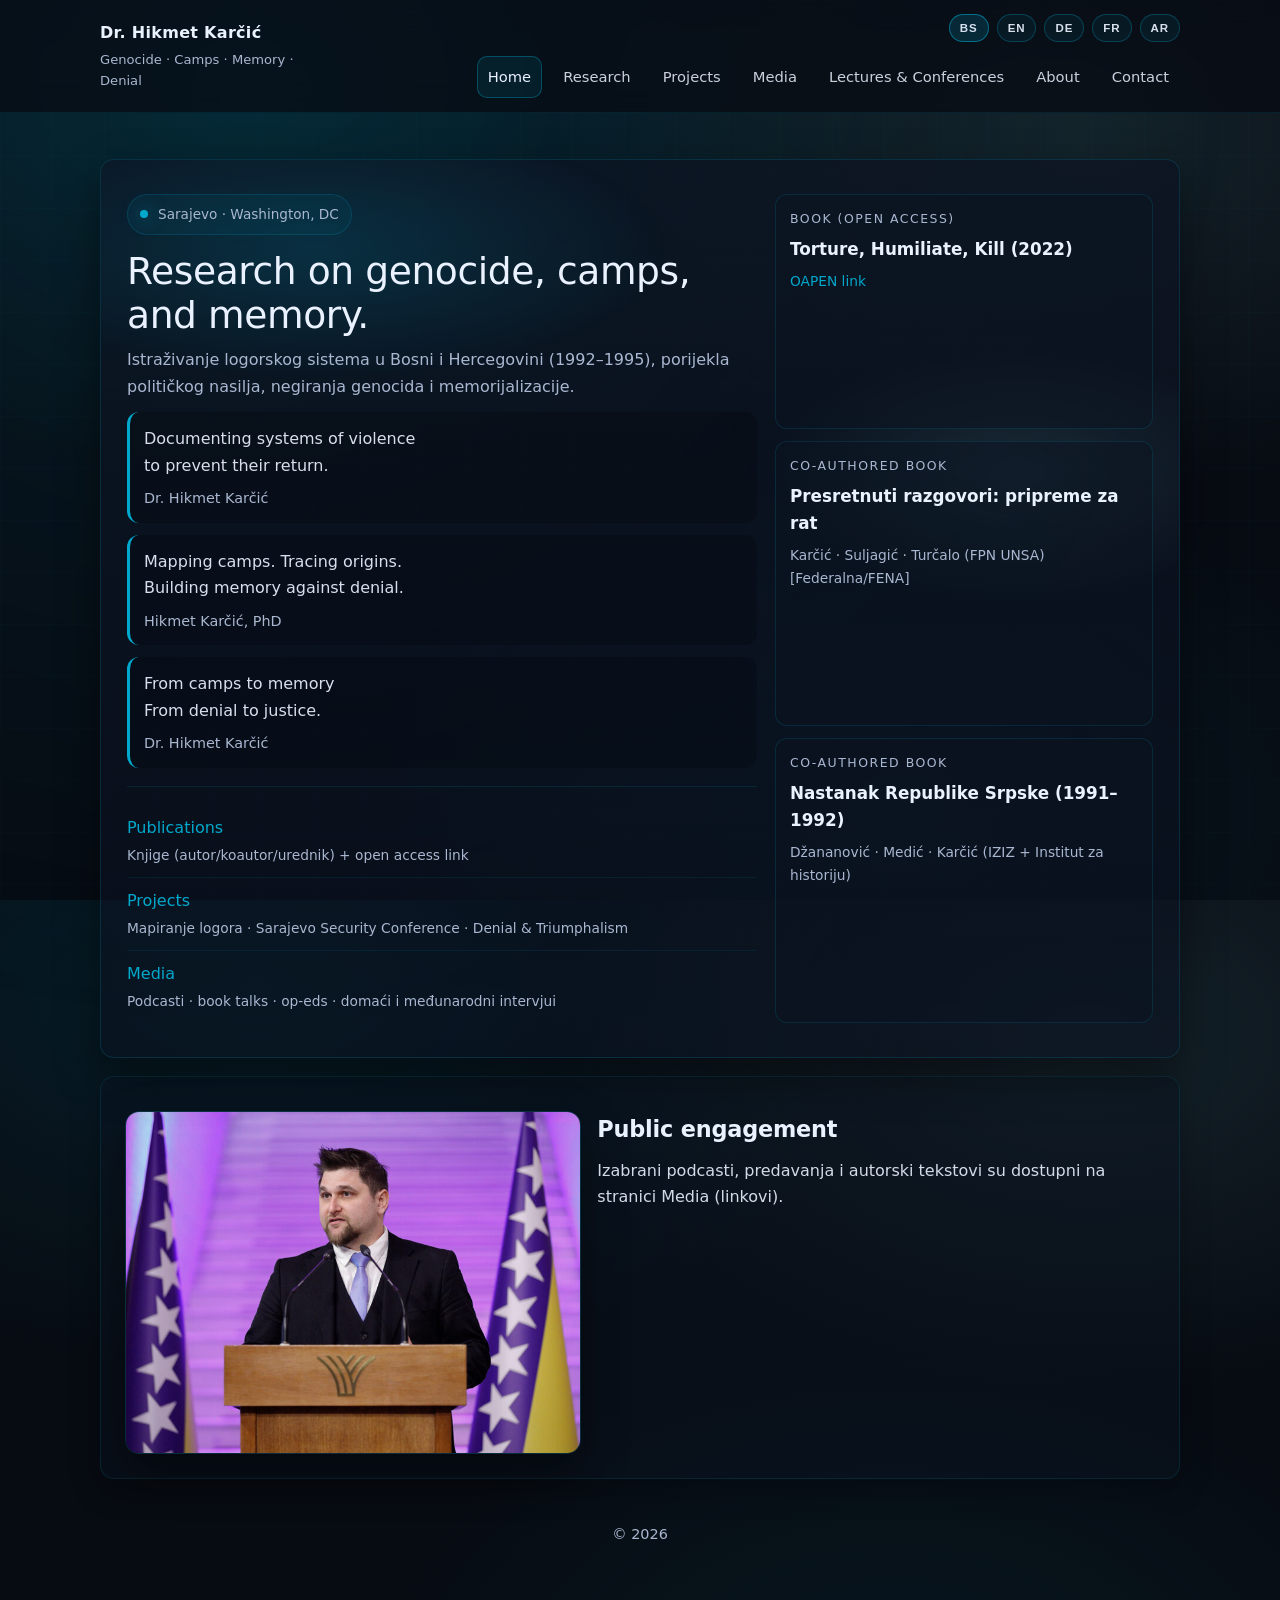
<file: index.html>
<!doctype html>
<html lang="bs">
<head>
  <meta charset="utf-8" />
  <meta name="viewport" content="width=device-width,initial-scale=1" />
  <meta name="robots" content="index,follow" />
  <meta name="description" content="Dr. Hikmet Karčić – istraživanja o genocidu, logorima i kulturi sjećanja. Publikacije, projekti, medijski nastupi i predavanja." />
  <meta name="keywords" content="Hikmet Karčić, genocid, logori, Bosna i Hercegovina, memorija, negiranje genocida, istraživanja, publikacije, projekti" />
  <link rel="canonical" href="https://sabanijas-web.github.io/Hikmet_Karcic/" />
  <meta property="og:type" content="website" />
  <meta property="og:locale" content="bs_BA" />
  <meta property="og:title" content="Dr. Hikmet Karčić | Istraživanja genocida, logora i sjećanja" />
  <meta property="og:description" content="Zvanična stranica dr. Hikmeta Karčića: istraživanja o genocidu, logorima, negiranju i memorijalizaciji. Knjige, projekti, medijski nastupi." />
  <meta property="og:url" content="https://sabanijas-web.github.io/Hikmet_Karcic/" />
  <meta property="og:image" content="https://sabanijas-web.github.io/Hikmet_Karcic/Slika1.jpg" />
  <meta name="twitter:card" content="summary" />
  <meta name="twitter:title" content="Dr. Hikmet Karčić | Istraživanja genocida, logora i sjećanja" />
  <meta name="twitter:description" content="Publikacije, projekti, medijski nastupi i predavanja dr. Hikmeta Karčića." />
  <title>Dr. Hikmet Karčić | Research on Genocide & Memory</title>
  <link rel="stylesheet" href="style.css" />
  <script type="application/ld+json">
  {
    "@context": "https://schema.org",
    "@type": "Person",
    "name": "Dr. Hikmet Karčić",
    "url": "https://sabanijas-web.github.io/Hikmet_Karcic/",
    "jobTitle": "Researcher, Author",
    "description": "Istraživanja o genocidu, logorskom sistemu, negiranju i kulturi sjećanja.",
    "sameAs": [
      "https://www.linkedin.com/in/hikmet-karcic-720b3b13/",
      "https://unsa-ba.academia.edu/HikmetKarcic"
    ]
  }
  </script>
</head>
<body>

  <div class="nav">
    <div class="nav-inner">
      <div class="brand">
        <div class="name">Dr. Hikmet Karčić</div>
        <div class="tag">Genocide · Camps · Memory · Denial</div>
      </div>
      <div class="right">
        <div class="langbar" aria-label="Language switch">
          <button class="langbtn" data-lang="bs" title="Bosanski">BS</button>
          <button class="langbtn" data-lang="en" title="English">EN</button>
          <button class="langbtn" data-lang="de" title="Deutsch">DE</button>
          <button class="langbtn" data-lang="fr" title="Français">FR</button>
          <button class="langbtn" data-lang="ar" title="العربية">AR</button>
        </div>
        <div class="menu">
          <a class="active" href="index.html">Home</a>
          <a href="research.html">Research</a>
          <a href="projects.html">Projects</a>
          <a href="media.html">Media</a>
	  <a href="lectures.html">Lectures & Conferences</a>
          <a href="about.html">About</a>
          <a href="contact.html">Contact</a>
        </div>
      </div>
    </div>
  </div>

  <div id="google_translate_element" style="display:none;"></div>

  <div class="container">
    <div class="hero">
      <div class="hero-grid">
        <div>
          <div class="kicker"><span class="dot"></span> Sarajevo · Washington, DC</div>
          <div class="h1">Research on genocide, camps, and memory.</div>
          <div class="sub">
            Istraživanje logorskog sistema u Bosni i Hercegovini (1992–1995), porijekla političkog nasilja, negiranja genocida i memorijalizacije.
          </div>

          <div class="quote">
            Documenting systems of violence<br/>to prevent their return.
            <div class="sig">Dr. Hikmet Karčić</div>
          </div>
          <div class="quote">
            Mapping camps. Tracing origins.<br/>Building memory against denial.
            <div class="sig">Hikmet Karčić, PhD</div>
          </div>
          <div class="quote">
            From camps to memory<br/>From denial to justice.
            <div class="sig">Dr. Hikmet Karčić</div>
          </div>

          <div class="hr"></div>
          <ul class="list">
            <li><a href="research.html">Publications</a><span class="meta">Knjige (autor/koautor/urednik) + open access link</span></li>
            <li><a href="projects.html">Projects</a><span class="meta">Mapiranje logora · Sarajevo Security Conference · Denial & Triumphalism</span></li>
            <li><a href="media.html">Media</a><span class="meta">Podcasti · book talks · op-eds · domaći i međunarodni intervjui</span></li>
          </ul>
        </div>

        <div class="hero-right">
          <div class="stat">
            <div class="label">Book (open access)</div>
            <div class="value">Torture, Humiliate, Kill (2022)</div>
            <div class="hint"><a href="https://library.oapen.org/handle/20.500.12657/54710" target="_blank">OAPEN link</a></div>
          </div>
          <div class="stat">
            <div class="label">Co-authored book</div>
            <div class="value">Presretnuti razgovori: pripreme za rat</div>
            <div class="hint">Karčić · Suljagić · Turčalo (FPN UNSA) [Federalna/FENA]</div>
          </div>
          <div class="stat">
            <div class="label">Co-authored book</div>
            <div class="value">Nastanak Republike Srpske (1991–1992)</div>
            <div class="hint">Džananović · Medić · Karčić (IZIZ + Institut za historiju)</div>
          </div>
        </div>
      </div>
    </div>

    <div class="section">
      <div class="figure">
        <img src="Slika1.jpg" alt="Public talk" onerror="this.style.display='none'">
        <div>
          <h2>Public engagement</h2>
          <p class="muted">
            Izabrani podcasti, predavanja i autorski tekstovi su dostupni na stranici Media (linkovi).
          </p>
        </div>
      </div>
    </div>

    <div class="footer">© 2026</div>
  </div>

  <script src="translate.js"></script>
  <script src="https://translate.google.com/translate_a/element.js?cb=googleTranslateElementInit"></script>
</body>
</html>
</file>
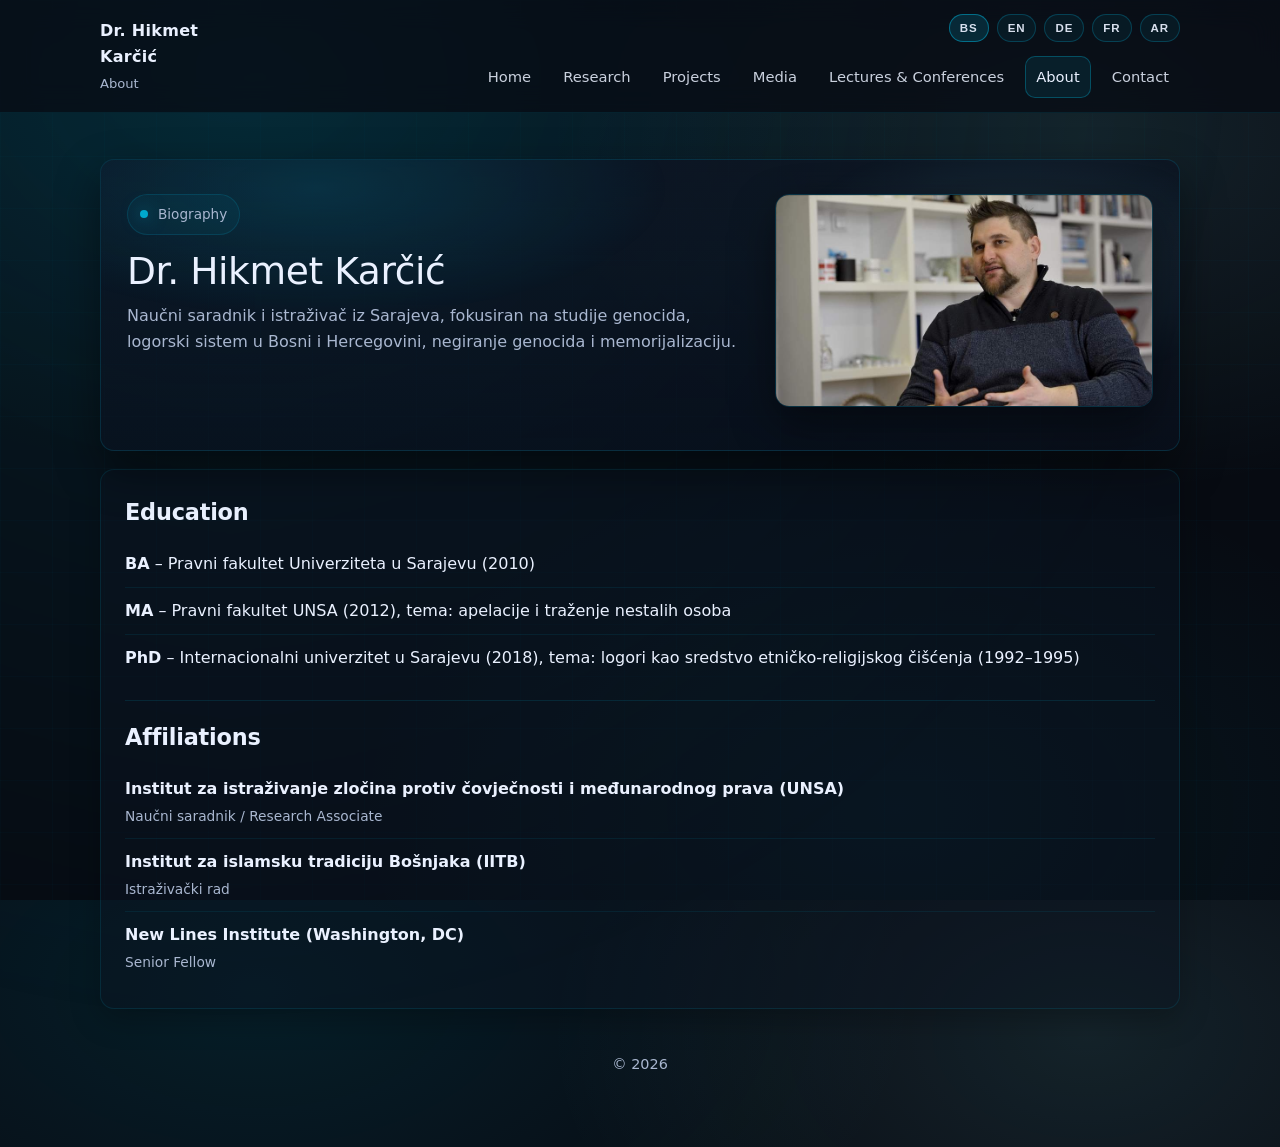
<file: about.html>
<!doctype html>
<html lang="bs">
<head>
  <meta charset="utf-8" />
  <meta name="viewport" content="width=device-width,initial-scale=1" />
  <meta name="robots" content="index,follow" />
  <meta name="description" content="Biografija dr. Hikmeta Karčića: obrazovanje, afilijacije i istraživačka polja." />
  <meta name="keywords" content="biografija, obrazovanje, afilijacije, istraživanja, Hikmet Karčić" />
  <link rel="canonical" href="https://sabanijas-web.github.io/Hikmet_Karcic/about.html" />
  <meta property="og:type" content="website" />
  <meta property="og:locale" content="bs_BA" />
  <meta property="og:title" content="About | Dr. Hikmet Karčić" />
  <meta property="og:description" content="Biografija, obrazovanje i afilijacije dr. Hikmeta Karčića." />
  <meta property="og:url" content="https://sabanijas-web.github.io/Hikmet_Karcic/about.html" />
  <meta name="twitter:card" content="summary" />
  <meta name="twitter:title" content="About | Dr. Hikmet Karčić" />
  <meta name="twitter:description" content="Pregled biografije i afilijacija." />
  <title>About | Dr. Hikmet Karčić</title>
  <link rel="stylesheet" href="style.css" />
</head>
<body>

  <div class="nav">
    <div class="nav-inner">
      <div class="brand">
        <div class="name">Dr. Hikmet Karčić</div>
        <div class="tag">About</div>
      </div>
      <div class="right">
        <div class="langbar" aria-label="Language switch">
          <button class="langbtn" data-lang="bs">BS</button><button class="langbtn" data-lang="en">EN</button>
          <button class="langbtn" data-lang="de">DE</button><button class="langbtn" data-lang="fr">FR</button>
          <button class="langbtn" data-lang="ar">AR</button>
        </div>
        <div class="menu">
          <a href="index.html">Home</a>
          <a href="research.html">Research</a>
          <a href="projects.html">Projects</a>
          <a href="media.html">Media</a>
	  <a href="lectures.html">Lectures & Conferences</a>
          <a class="active" href="about.html">About</a>
          <a href="contact.html">Contact</a>
        </div>
      </div>
    </div>
  </div>

  <div id="google_translate_element" style="display:none;"></div>

  <div class="container">
    <div class="hero">
      <div class="hero-grid">
        <div>
          <div class="kicker"><span class="dot"></span> Biography</div>
          <div class="h1">Dr. Hikmet Karčić</div>
          <div class="sub">
            Naučni saradnik i istraživač iz Sarajeva, fokusiran na studije genocida, logorski sistem u Bosni i Hercegovini, negiranje genocida i memorijalizaciju.
          </div>
        </div>
        <div>
          <img src="Slika2.jpg" alt="Office / library" style="width:100%; border-radius:14px; border:1px solid rgba(0,168,204,.20); box-shadow: var(--shadow);" onerror="this.style.display='none'">
        </div>
      </div>
    </div>

    <div class="section">
      <h2>Education</h2>
      <ul class="list">
        <li><strong>BA</strong> – Pravni fakultet Univerziteta u Sarajevu (2010)</li>
        <li><strong>MA</strong> – Pravni fakultet UNSA (2012), tema: apelacije i traženje nestalih osoba</li>
        <li><strong>PhD</strong> – Internacionalni univerzitet u Sarajevu (2018), tema: logori kao sredstvo etničko‑religijskog čišćenja (1992–1995)</li>
      </ul>

      <div class="hr"></div>

      <h2>Affiliations</h2>
      <ul class="list">
        <li><strong>Institut za istraživanje zločina protiv čovječnosti i međunarodnog prava (UNSA)</strong><span class="meta">Naučni saradnik / Research Associate</span></li>
        <li><strong>Institut za islamsku tradiciju Bošnjaka (IITB)</strong><span class="meta">Istraživački rad</span></li>
        <li><strong>New Lines Institute (Washington, DC)</strong><span class="meta">Senior Fellow</span></li>
      </ul>
    </div>

    <div class="footer">© 2026</div>
  </div>

  <script src="translate.js"></script>
  <script src="https://translate.google.com/translate_a/element.js?cb=googleTranslateElementInit"></script>
</body>
</html>
</file>
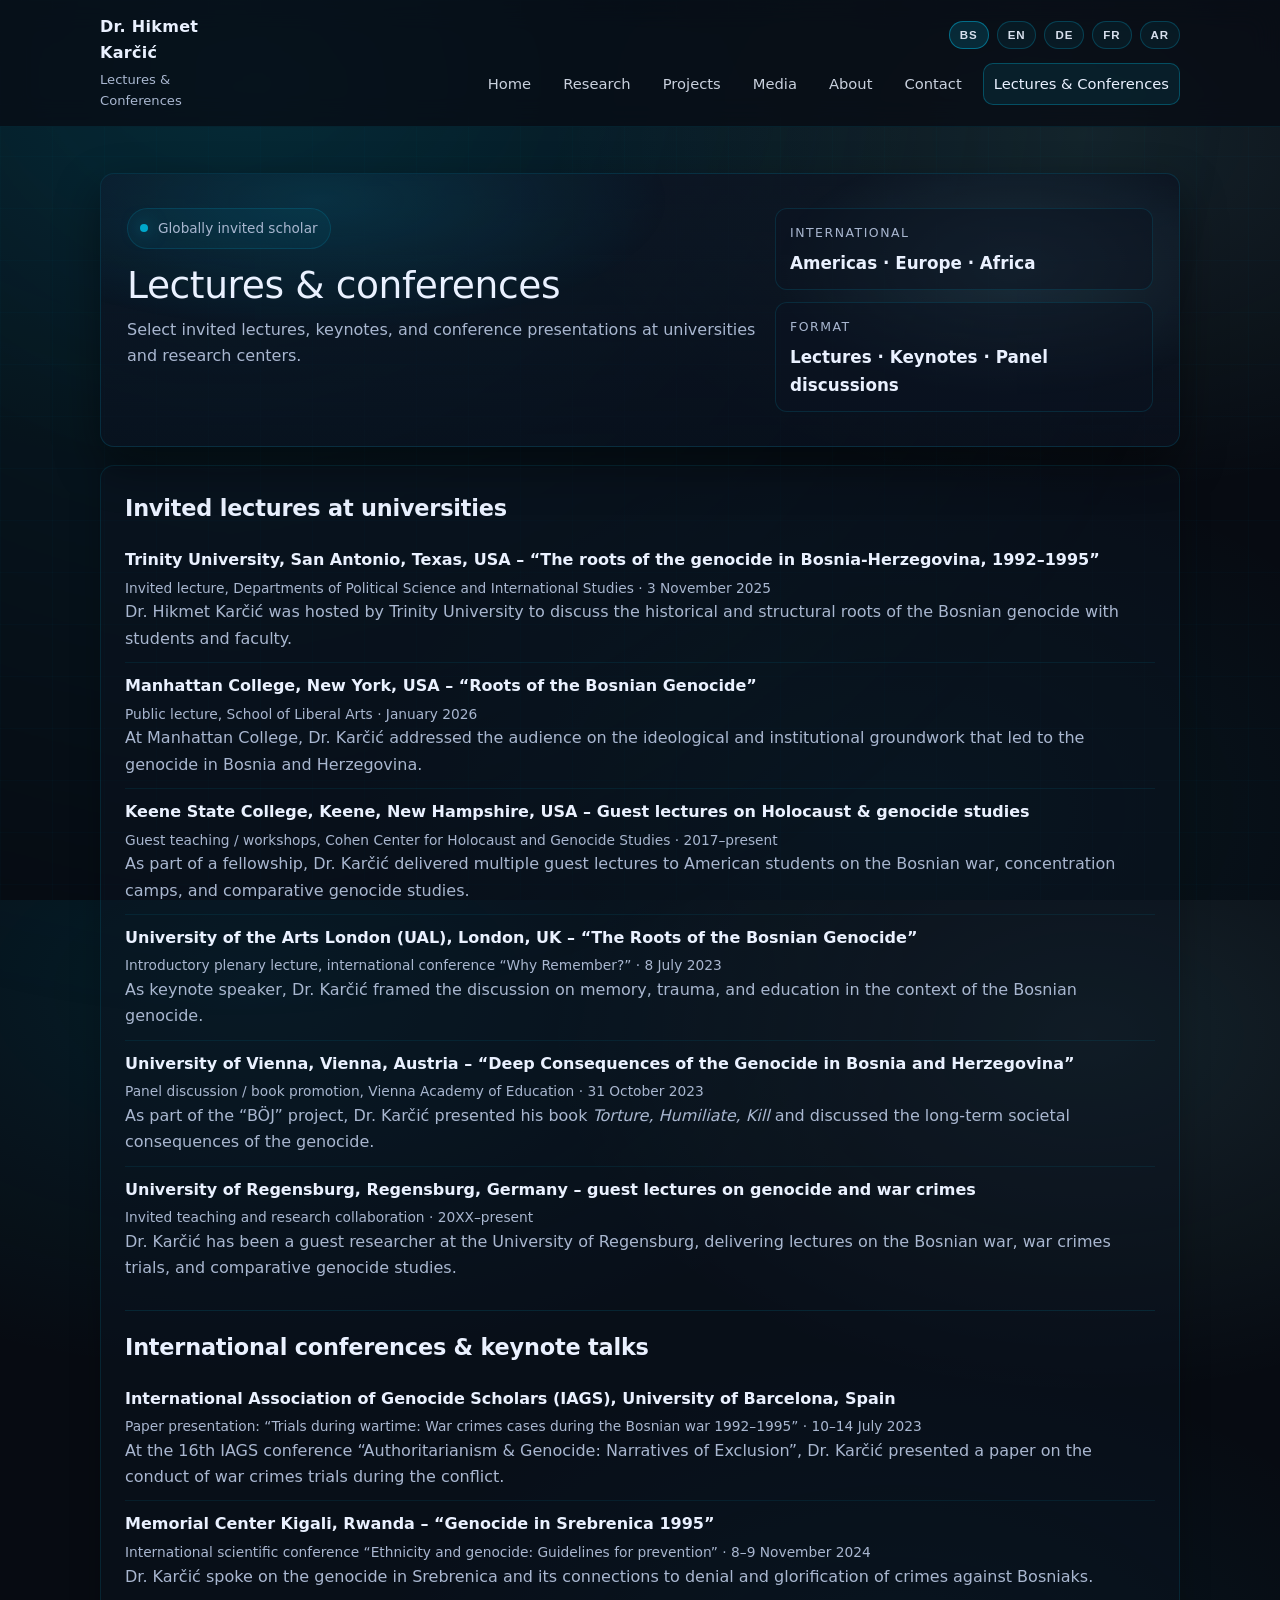
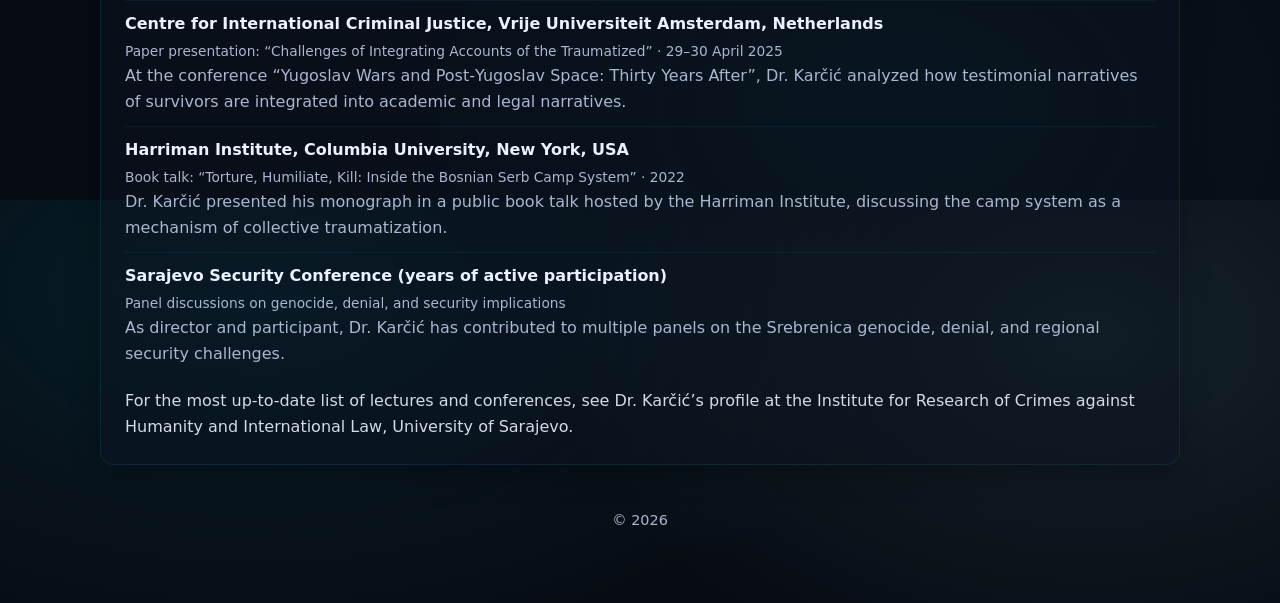
<file: lectures.html>
<!doctype html>
<html lang="bs">
<head>
  <meta charset="utf-8" />
  <meta name="viewport" content="width=device-width,initial-scale=1" />
  <meta name="robots" content="index,follow" />
  <meta name="description" content="Predavanja i konferencije dr. Hikmeta Karčića: gostujuća predavanja, keynote i paneli." />
  <meta name="keywords" content="predavanja, konferencije, keynote, paneli, Hikmet Karčić" />
  <link rel="canonical" href="https://sabanijas-web.github.io/Hikmet_Karcic/lectures.html" />
  <meta property="og:type" content="website" />
  <meta property="og:locale" content="bs_BA" />
  <meta property="og:title" content="Lectures & Conferences | Dr. Hikmet Karčić" />
  <meta property="og:description" content="Odabrana predavanja, keynote govori i konferencijske prezentacije." />
  <meta property="og:url" content="https://sabanijas-web.github.io/Hikmet_Karcic/lectures.html" />
  <meta name="twitter:card" content="summary" />
  <meta name="twitter:title" content="Lectures & Conferences | Dr. Hikmet Karčić" />
  <meta name="twitter:description" content="Gostujuća predavanja, keynote govori i paneli." />
  <title>Lectures & Conferences | Dr. Hikmet Karčić</title>
  <link rel="stylesheet" href="style.css" />
</head>
<body>

  <div class="nav">
    <div class="nav-inner">
      <div class="brand">
        <div class="name">Dr. Hikmet Karčić</div>
        <div class="tag">Lectures & Conferences</div>
      </div>
      <div class="right">
        <div class="langbar" aria-label="Language switch">
          <button class="langbtn" data-lang="bs">BS</button><button class="langbtn" data-lang="en">EN</button>
          <button class="langbtn" data-lang="de">DE</button><button class="langbtn" data-lang="fr">FR</button>
          <button class="langbtn" data-lang="ar">AR</button>
        </div>
        <div class="menu">
          <a href="index.html">Home</a>
          <a href="research.html">Research</a>
          <a href="projects.html">Projects</a>
          <a href="media.html">Media</a>
          <a href="about.html">About</a>
          <a href="contact.html">Contact</a>
          <a class="active" href="lectures.html">Lectures & Conferences</a>
        </div>
      </div>
    </div>
  </div>

  <div id="google_translate_element" style="display:none;"></div>

  <div class="container">
    <div class="hero">
      <div class="hero-grid">
        <div>
          <div class="kicker"><span class="dot"></span> Globally invited scholar</div>
          <div class="h1">Lectures & conferences</div>
          <div class="sub">
            Select invited lectures, keynotes, and conference presentations at universities and research centers.
          </div>
        </div>
        <div class="hero-right">
          <div class="stat">
            <div class="label">International</div>
            <div class="value">Americas · Europe · Africa</div>
          </div>
          <div class="stat">
            <div class="label">Format</div>
            <div class="value">Lectures · Keynotes · Panel discussions</div>
          </div>
        </div>
      </div>
    </div>

    <div class="section">
      <h2>Invited lectures at universities</h2>

      <ul class="list">
        <li>
          <strong>Trinity University, San Antonio, Texas, USA – “The roots of the genocide in Bosnia-Herzegovina, 1992–1995”</strong>
          <span class="meta">Invited lecture, Departments of Political Science and International Studies · 3 November 2025</span>
          <div class="muted">Dr. Hikmet Karčić was hosted by Trinity University to discuss the historical and structural roots of the Bosnian genocide with students and faculty.</div>
        </li>

        <li>
          <strong>Manhattan College, New York, USA – “Roots of the Bosnian Genocide”</strong>
          <span class="meta">Public lecture, School of Liberal Arts · January 2026</span>
          <div class="muted">At Manhattan College, Dr. Karčić addressed the audience on the ideological and institutional groundwork that led to the genocide in Bosnia and Herzegovina.</div>
        </li>

        <li>
          <strong>Keene State College, Keene, New Hampshire, USA – Guest lectures on Holocaust & genocide studies</strong>
          <span class="meta">Guest teaching / workshops, Cohen Center for Holocaust and Genocide Studies · 2017–present</span>
          <div class="muted">As part of a fellowship, Dr. Karčić delivered multiple guest lectures to American students on the Bosnian war, concentration camps, and comparative genocide studies.</div>
        </li>

        <li>
          <strong>University of the Arts London (UAL), London, UK – “The Roots of the Bosnian Genocide”</strong>
          <span class="meta">Introductory plenary lecture, international conference “Why Remember?” · 8 July 2023</span>
          <div class="muted">As keynote speaker, Dr. Karčić framed the discussion on memory, trauma, and education in the context of the Bosnian genocide.</div>
        </li>

        <li>
          <strong>University of Vienna, Vienna, Austria – “Deep Consequences of the Genocide in Bosnia and Herzegovina”</strong>
          <span class="meta">Panel discussion / book promotion, Vienna Academy of Education · 31 October 2023</span>
          <div class="muted">As part of the “BÖJ” project, Dr. Karčić presented his book <em>Torture, Humiliate, Kill</em> and discussed the long‑term societal consequences of the genocide.</div>
        </li>

        <li>
          <strong>University of Regensburg, Regensburg, Germany – guest lectures on genocide and war crimes</strong>
          <span class="meta">Invited teaching and research collaboration · 20XX–present</span>
          <div class="muted">Dr. Karčić has been a guest researcher at the University of Regensburg, delivering lectures on the Bosnian war, war crimes trials, and comparative genocide studies.</div>
        </li>
      </ul>

      <div class="hr"></div>

      <h2>International conferences & keynote talks</h2>

      <ul class="list">
        <li>
          <strong>International Association of Genocide Scholars (IAGS), University of Barcelona, Spain</strong>
          <span class="meta">Paper presentation: “Trials during wartime: War crimes cases during the Bosnian war 1992–1995” · 10–14 July 2023</span>
          <div class="muted">At the 16th IAGS conference “Authoritarianism & Genocide: Narratives of Exclusion”, Dr. Karčić presented a paper on the conduct of war crimes trials during the conflict.</div>
        </li>

        <li>
          <strong>Memorial Center Kigali, Rwanda – “Genocide in Srebrenica 1995”</strong>
          <span class="meta">International scientific conference “Ethnicity and genocide: Guidelines for prevention” · 8–9 November 2024</span>
          <div class="muted">Dr. Karčić spoke on the genocide in Srebrenica and its connections to denial and glorification of crimes against Bosniaks.</div>
        </li>

        <li>
          <strong>Centre for International Criminal Justice, Vrije Universiteit Amsterdam, Netherlands</strong>
          <span class="meta">Paper presentation: “Challenges of Integrating Accounts of the Traumatized” · 29–30 April 2025</span>
          <div class="muted">At the conference “Yugoslav Wars and Post‑Yugoslav Space: Thirty Years After”, Dr. Karčić analyzed how testimonial narratives of survivors are integrated into academic and legal narratives.</div>
        </li>

        <li>
          <strong>Harriman Institute, Columbia University, New York, USA</strong>
          <span class="meta">Book talk: “Torture, Humiliate, Kill: Inside the Bosnian Serb Camp System” · 2022</span>
          <div class="muted">Dr. Karčić presented his monograph in a public book talk hosted by the Harriman Institute, discussing the camp system as a mechanism of collective traumatization.</div>
        </li>

        <li>
          <strong>Sarajevo Security Conference (years of active participation)</strong>
          <span class="meta">Panel discussions on genocide, denial, and security implications</span>
          <div class="muted">As director and participant, Dr. Karčić has contributed to multiple panels on the Srebrenica genocide, denial, and regional security challenges.</div>
        </li>
      </ul>

      <p class="muted">
        For the most up‑to‑date list of lectures and conferences, see Dr. Karčić’s profile at the Institute for Research of Crimes against Humanity and International Law, University of Sarajevo.
      </p>
    </div>

    <div class="footer">© 2026</div>
  </div>

  <script src="translate.js"></script>
  <script src="https://translate.google.com/translate_a/element.js?cb=googleTranslateElementInit"></script>
</body>
</html>
</file>
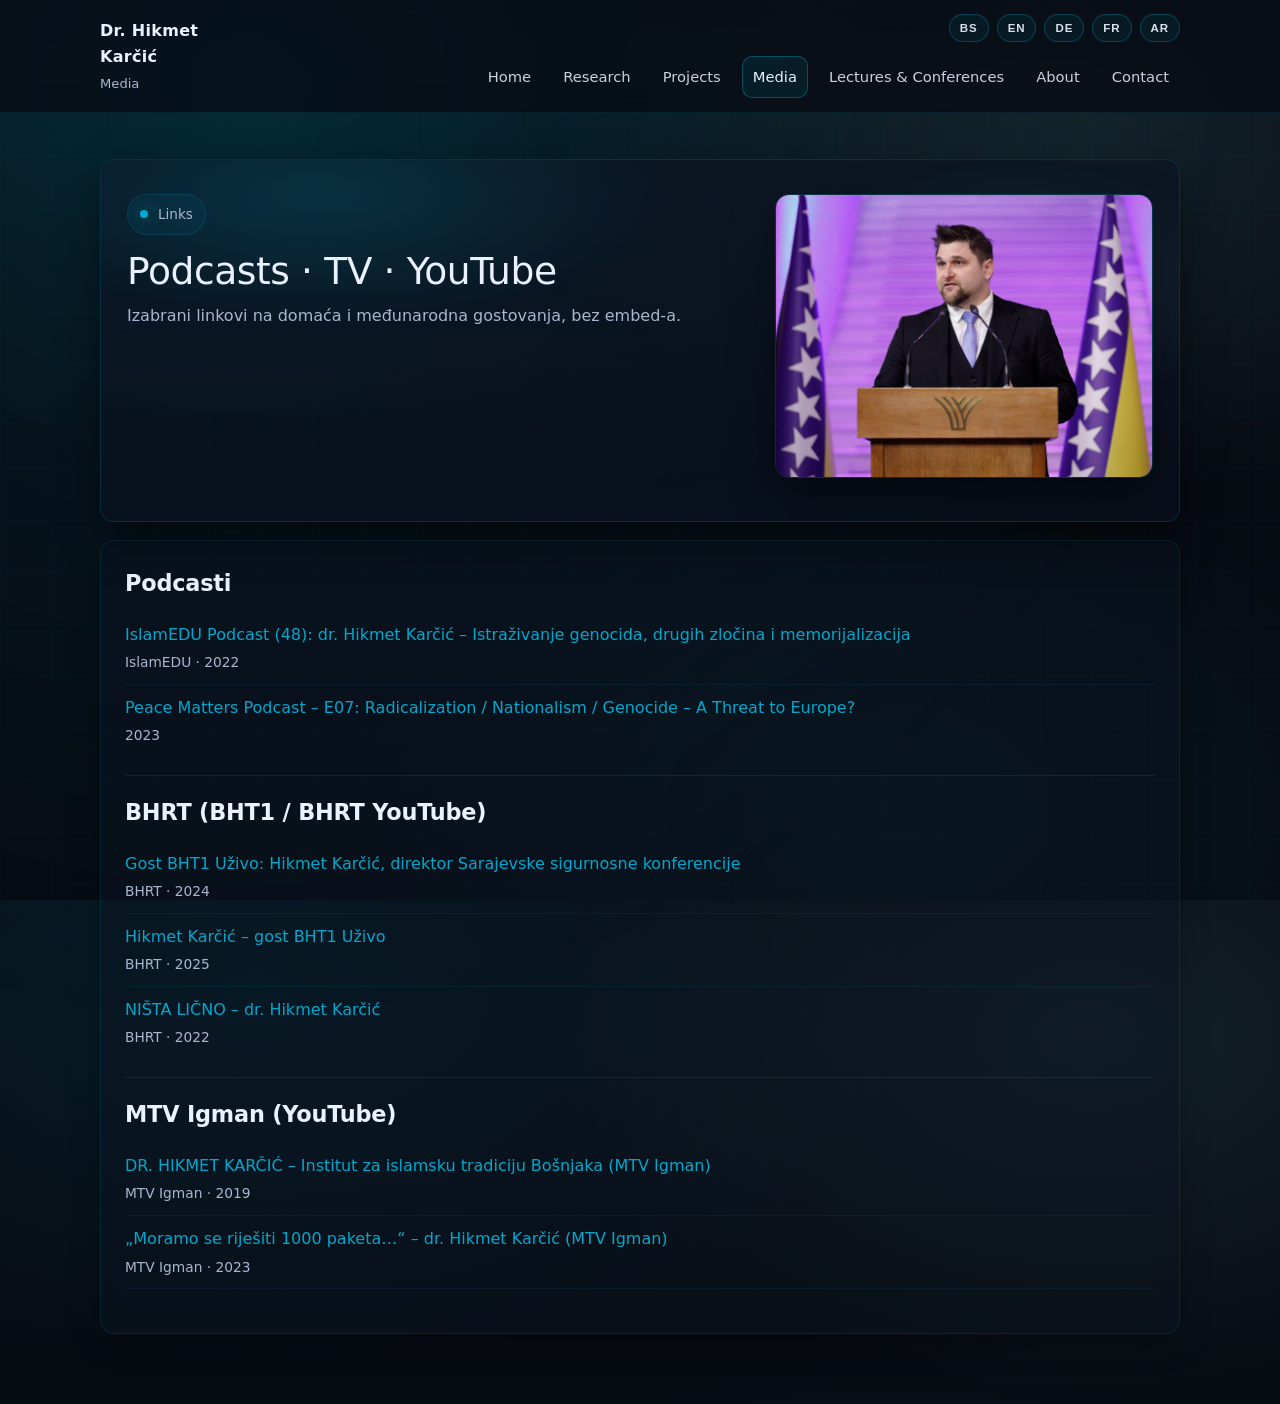
<file: media.html>
<!doctype html>
<html lang="bs">
<head>
  <meta charset="utf-8" />
  <meta name="viewport" content="width=device-width,initial-scale=1" />
  <meta name="robots" content="index,follow" />
  <meta name="description" content="Medijski nastupi dr. Hikmeta Karčića: podcasti, TV i YouTube gostovanja." />
  <meta name="keywords" content="mediji, intervjui, podcasti, YouTube, BHRT, Hikmet Karčić" />
  <link rel="canonical" href="https://sabanijas-web.github.io/Hikmet_Karcic/media.html" />
  <meta property="og:type" content="website" />
  <meta property="og:locale" content="bs_BA" />
  <meta property="og:title" content="Media | Dr. Hikmet Karčić" />
  <meta property="og:description" content="Izabrani medijski nastupi dr. Hikmeta Karčića." />
  <meta property="og:url" content="https://sabanijas-web.github.io/Hikmet_Karcic/media.html" />
  <meta name="twitter:card" content="summary" />
  <meta name="twitter:title" content="Media | Dr. Hikmet Karčić" />
  <meta name="twitter:description" content="Podcasti, TV i YouTube nastupi." />
  <title>Media | Dr. Hikmet Karčić</title>
  <link rel="stylesheet" href="style.css" />
</head>
<body>

  <div class="nav">
    <div class="nav-inner">
      <div class="brand">
        <div class="name">Dr. Hikmet Karčić</div>
        <div class="tag">Media</div>
      </div>
      <div class="right">
        <div class="langbar" aria-label="Language switch">
          <button class="langbtn" data-lang="bs">BS</button><button class="langbtn" data-lang="en">EN</button>
          <button class="langbtn" data-lang="de">DE</button><button class="langbtn" data-lang="fr">FR</button>
          <button class="langbtn" data-lang="ar">AR</button>
        </div>
        <div class="menu">
          <a href="index.html">Home</a>
          <a href="research.html">Research</a>
          <a href="projects.html">Projects</a>
          <a class="active" href="media.html">Media</a>
	  <a href="lectures.html">Lectures & Conferences</a>
          <a href="about.html">About</a>
          <a href="contact.html">Contact</a>
        </div>
      </div>
    </div>
  </div>

  <div id="google_translate_element" style="display:none;"></div>

  <div class="container">
    <div class="hero">
      <div class="hero-grid">
        <div>
          <div class="kicker"><span class="dot"></span> Links</div>
          <div class="h1">Podcasts · TV · YouTube</div>
          <div class="sub">Izabrani linkovi na domaća i međunarodna gostovanja, bez embed-a.</div>
        </div>
        <div>
          <img src="Slika1.jpg" alt="Public talk" style="width:100%; border-radius:14px; border:1px solid rgba(0,168,204,.20); box-shadow: var(--shadow);" onerror="this.style.display='none'">
        </div>
      </div>
    </div>

    <div class="section">
      <h2>Podcasti</h2>
      <ul class="list">
        <li>
          <a href="https://www.youtube.com/watch?v=T0-OYnZeYhk" target="_blank">
            IslamEDU Podcast (48): dr. Hikmet Karčić – Istraživanje genocida, drugih zločina i memorijalizacija
          </a>
          <span class="meta">IslamEDU · 2022</span>
        </li>
        <li>
          <a href="https://www.youtube.com/watch?v=-hkHYRFjd3c" target="_blank">
            Peace Matters Podcast – E07: Radicalization / Nationalism / Genocide – A Threat to Europe?
          </a>
          <span class="meta">2023</span>
        </li>
      </ul>

      <div class="hr"></div>

      <h2>BHRT (BHT1 / BHRT YouTube)</h2>
      <ul class="list">
        <li>
          <a href="https://www.youtube.com/watch?v=iFdLktO-8BM" target="_blank">
            Gost BHT1 Uživo: Hikmet Karčić, direktor Sarajevske sigurnosne konferencije
          </a>
          <span class="meta">BHRT · 2024</span>
        </li>
        <li>
          <a href="https://www.youtube.com/watch?v=9Wm2RZhlStE" target="_blank">
            Hikmet Karčić – gost BHT1 Uživo
          </a>
          <span class="meta">BHRT · 2025</span>
        </li>
        <li>
          <a href="https://www.youtube.com/watch?v=MTWDvqHnvPs" target="_blank">
            NIŠTA LIČNO – dr. Hikmet Karčić
          </a>
          <span class="meta">BHRT · 2022</span>
        </li>
      </ul>

      <div class="hr"></div>

      <h2>MTV Igman (YouTube)</h2>
      <ul class="list">
        <li>
          <a href="https://www.youtube.com/watch?v=hmjrxbIUZGI" target="_blank">
            DR. HIKMET KARČIĆ – Institut za islamsku tradiciju Bošnjaka (MTV Igman)
          </a>
          <span class="meta">MTV Igman · 2019</span>
        </li>
        <li>
          <a href="https://www.youtube.com/watch?v=qCAkg1Pt5KU" target="_blank">
            „Moramo se riješiti 1000 paketa…“ – dr. Hikmet Karčić (MTV Igman)
          </a>
          <span class="meta">MTV Igman · 2023</span>
        </li>
        <li>
          <a href="https://www.youtube.com/watch?v=QDODhLzoio4" target="_blank">
</file>
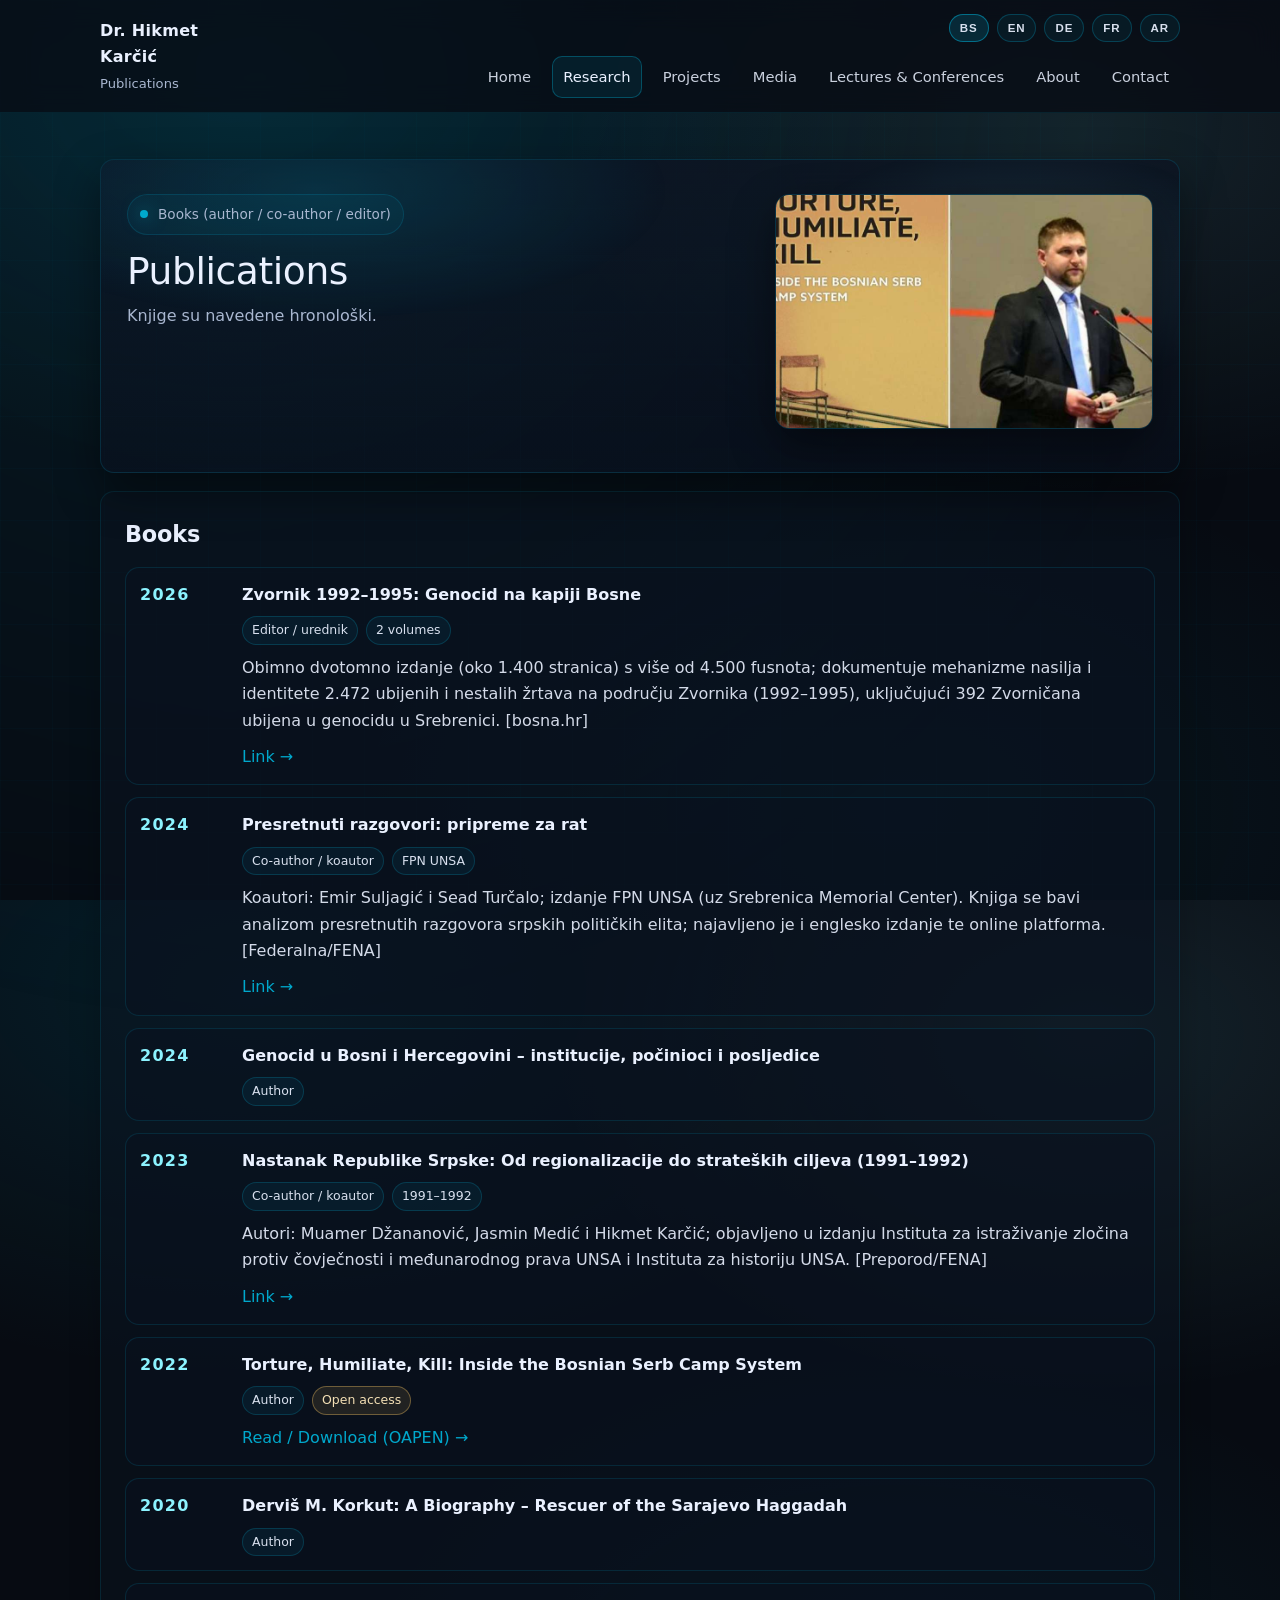
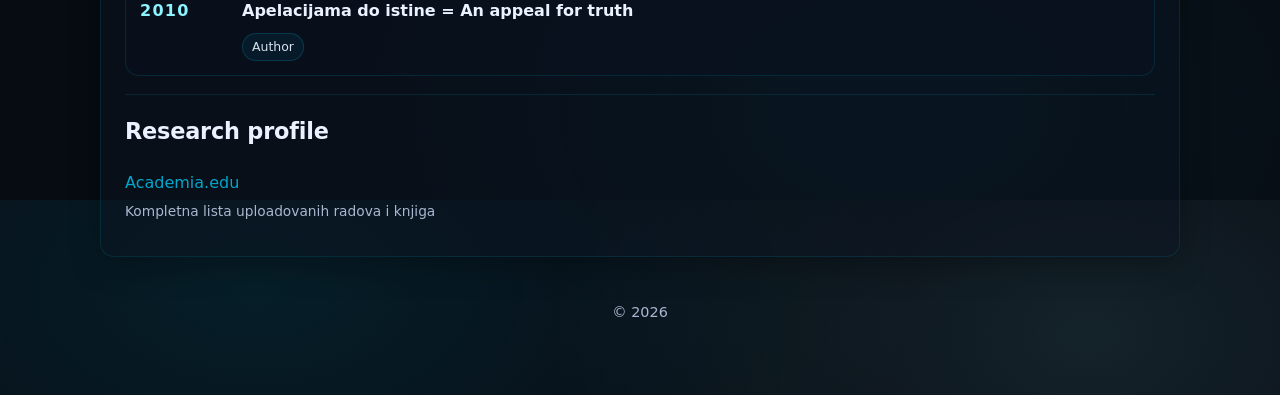
<file: research.html>
<!doctype html>
<html lang="bs">
<head>
  <meta charset="utf-8" />
  <meta name="viewport" content="width=device-width,initial-scale=1" />
  <meta name="robots" content="index,follow" />
  <meta name="description" content="Istraživanja i publikacije dr. Hikmeta Karčića: knjige, radovi i profili." />
  <meta name="keywords" content="publikacije, knjige, istraživanja, Hikmet Karčić, genocid, logori" />
  <link rel="canonical" href="https://sabanijas-web.github.io/Hikmet_Karcic/research.html" />
  <meta property="og:type" content="website" />
  <meta property="og:locale" content="bs_BA" />
  <meta property="og:title" content="Research | Dr. Hikmet Karčić" />
  <meta property="og:description" content="Pregled publikacija dr. Hikmeta Karčića: knjige, radovi i profili." />
  <meta property="og:url" content="https://sabanijas-web.github.io/Hikmet_Karcic/research.html" />
  <meta name="twitter:card" content="summary" />
  <meta name="twitter:title" content="Research | Dr. Hikmet Karčić" />
  <meta name="twitter:description" content="Knjige, radovi i istraživački profili dr. Hikmeta Karčića." />
  <title>Research | Dr. Hikmet Karčić</title>
  <link rel="stylesheet" href="style.css" />
</head>
<body>

  <div class="nav">
    <div class="nav-inner">
      <div class="brand">
        <div class="name">Dr. Hikmet Karčić</div>
        <div class="tag">Publications</div>
      </div>
      <div class="right">
        <div class="langbar" aria-label="Language switch">
          <button class="langbtn" data-lang="bs">BS</button><button class="langbtn" data-lang="en">EN</button>
          <button class="langbtn" data-lang="de">DE</button><button class="langbtn" data-lang="fr">FR</button>
          <button class="langbtn" data-lang="ar">AR</button>
        </div>
        <div class="menu">
          <a href="index.html">Home</a>
          <a class="active" href="research.html">Research</a>
          <a href="projects.html">Projects</a>
          <a href="media.html">Media</a>
	  <a href="lectures.html">Lectures & Conferences</a>
          <a href="about.html">About</a>
          <a href="contact.html">Contact</a>
        </div>
      </div>
    </div>
  </div>

  <div id="google_translate_element" style="display:none;"></div>

  <div class="container">
    <div class="hero">
      <div class="hero-grid">
        <div>
          <div class="kicker"><span class="dot"></span> Books (author / co-author / editor)</div>
          <div class="h1">Publications</div>
          <div class="sub">Knjige su navedene hronološki.</div>
        </div>
        <div>
          <img src="Slika3.jpg" alt="Book visual" style="width:100%; border-radius:14px; border:1px solid rgba(0,168,204,.20); box-shadow: var(--shadow);" onerror="this.style.display='none'">
        </div>
      </div>
    </div>

    <div class="section">
      <h2>Books</h2>
      <div class="timeline">

        <div class="item">
          <div class="year">2026</div>
          <div>
            <div><strong>Zvornik 1992–1995: Genocid na kapiji Bosne</strong></div>
            <div class="badges">
              <span class="badge">Editor / urednik</span>
              <span class="badge">2 volumes</span>
            </div>
            <p class="muted">
              Obimno dvotomno izdanje (oko 1.400 stranica) s više od 4.500 fusnota; dokumentuje mehanizme nasilja i identitete 2.472 ubijenih i nestalih žrtava na području Zvornika (1992–1995), uključujući 392 Zvorničana ubijena u genocidu u Srebrenici. [bosna.hr]
            </p>
            <p><a href="https://bosna.hr/zvornik-1992-1995-genocid-na-kapiji-bosne/" target="_blank">Link →</a></p>
          </div>
        </div>

        <div class="item">
          <div class="year">2024</div>
          <div>
            <div><strong>Presretnuti razgovori: pripreme za rat</strong></div>
            <div class="badges">
              <span class="badge">Co-author / koautor</span>
              <span class="badge">FPN UNSA</span>
            </div>
            <p class="muted">
              Koautori: Emir Suljagić i Sead Turčalo; izdanje FPN UNSA (uz Srebrenica Memorial Center). Knjiga se bavi analizom presretnutih razgovora srpskih političkih elita; najavljeno je i englesko izdanje te online platforma. [Federalna/FENA]
            </p>
            <p><a href="https://federalna.ba/predstavljene-dvije-knjige-o-ratu-u-bih-upozoreno-na-opasnost-njegovanja-kulture-nasilja-9gtor" target="_blank">Link →</a></p>
          </div>
        </div>

        <div class="item">
          <div class="year">2024</div>
          <div>
            <div><strong>Genocid u Bosni i Hercegovini – institucije, počinioci i posljedice</strong></div>
            <div class="badges">
              <span class="badge">Author</span>
            </div>
          </div>
        </div>

        <div class="item">
          <div class="year">2023</div>
          <div>
            <div><strong>Nastanak Republike Srpske: Od regionalizacije do strateških ciljeva (1991–1992)</strong></div>
            <div class="badges">
              <span class="badge">Co-author / koautor</span>
              <span class="badge">1991–1992</span>
            </div>
            <p class="muted">
              Autori: Muamer Džananović, Jasmin Medić i Hikmet Karčić; objavljeno u izdanju Instituta za istraživanje zločina protiv čovječnosti i međunarodnog prava UNSA i Instituta za historiju UNSA. [Preporod/FENA]
            </p>
            <p><a href="https://preporod.info/bs/article/40427/objavljena-knjiga-nastanak-republike-srpske-od-regionalizacije-do-strateskih-ciljeva-1991-1992" target="_blank">Link →</a></p>
          </div>
        </div>

        <div class="item">
          <div class="year">2022</div>
          <div>
            <div><strong>Torture, Humiliate, Kill: Inside the Bosnian Serb Camp System</strong></div>
            <div class="badges">
              <span class="badge">Author</span>
              <span class="badge warn">Open access</span>
            </div>
            <p><a href="https://library.oapen.org/handle/20.500.12657/54710" target="_blank">Read / Download (OAPEN) →</a></p>
          </div>
        </div>

        <div class="item">
          <div class="year">2020</div>
          <div>
            <div><strong>Derviš M. Korkut: A Biography – Rescuer of the Sarajevo Haggadah</strong></div>
            <div class="badges"><span class="badge">Author</span></div>
          </div>
        </div>

        <div class="item">
          <div class="year">2010</div>
          <div>
            <div><strong>Apelacijama do istine = An appeal for truth</strong></div>
            <div class="badges"><span class="badge">Author</span></div>
          </div>
        </div>

      </div>

      <div class="hr"></div>
      <h2>Research profile</h2>
      <ul class="list">
        <li><a href="https://unsa-ba.academia.edu/HikmetKarcic" target="_blank">Academia.edu</a><span class="meta">Kompletna lista uploadovanih radova i knjiga</span></li>
      </ul>
    </div>

    <div class="footer">© 2026</div>
  </div>

  <script src="translate.js"></script>
  <script src="https://translate.google.com/translate_a/element.js?cb=googleTranslateElementInit"></script>
</body>
</html>
</file>
<file: style.css>
:root{
  --bg:#070b12;
  --panel:#0d1422;
  --panel2:#0a1120;
  --text:#eaf1ff;
  --muted:#a9b7d0;
  --line:rgba(0,168,204,.18);
  --accent:#00a8cc;
  --accent2:#8cf3ff;
  --warn:#ffcc66;
  --shadow: 0 18px 45px rgba(0,0,0,.45);
  --radius:14px;
  --max:1120px;
}

*{box-sizing:border-box}
html,body{height:100%}
body{
  margin:0;
  font-family: Inter, system-ui, -apple-system, Segoe UI, Roboto, Arial, sans-serif;
  background: radial-gradient(1200px 700px at 20% 10%, rgba(0,168,204,.12), transparent 55%),
              radial-gradient(900px 600px at 85% 15%, rgba(140,243,255,.10), transparent 60%),
              radial-gradient(900px 600px at 70% 90%, rgba(0,168,204,.08), transparent 60%),
              var(--bg);
  color:var(--text);
  line-height:1.65;
  overflow-x:hidden;
}

/* Subtle grid overlay */
body::before{
  content:"";
  position:fixed; inset:0;
  background-image:
    linear-gradient(rgba(0,168,204,.05) 1px, transparent 1px),
    linear-gradient(90deg, rgba(0,168,204,.05) 1px, transparent 1px);
  background-size: 52px 52px;
  opacity:.55;
  pointer-events:none;
  z-index:-1;
}
body::after{
  content:"";
  position:fixed; inset:-30%;
  background: radial-gradient(circle at 30% 20%, rgba(0,168,204,.10), transparent 55%);
  filter: blur(30px);
  pointer-events:none;
  z-index:-2;
}

a{color:var(--accent); text-decoration:none}
a:hover{color:var(--accent2); text-decoration:underline}
small{color:var(--muted)}

.container{max-width:var(--max); margin:0 auto; padding: 28px 20px 70px;}

/* NAV */
.nav{
  position:sticky; top:0; z-index:100;
  backdrop-filter: blur(14px);
  background: rgba(7,11,18,.72);
  border-bottom: 1px solid rgba(0,168,204,.12);
}
.nav-inner{
  max-width:var(--max);
  margin:0 auto;
  padding: 14px 20px;
  display:flex; align-items:center; justify-content:space-between;
  gap:14px;
}
.brand{display:flex; flex-direction:column; gap:2px}
.brand .name{font-weight:800; letter-spacing:.3px}
.brand .tag{font-size:.82rem; color:var(--muted)}

.right{
  display:flex; align-items:center; gap:14px; flex-wrap:wrap; justify-content:flex-end;
}

.menu{display:flex; gap:10px; flex-wrap:wrap; justify-content:flex-end}
.menu a{
  font-size:.92rem;
  color:rgba(234,241,255,.86);
  padding:8px 10px;
  border-radius:10px;
  border:1px solid transparent;
}
.menu a:hover{
  border-color: rgba(0,168,204,.22);
  background: rgba(0,168,204,.07);
  text-decoration:none;
}
.menu a.active{
  border-color: rgba(0,168,204,.35);
  background: rgba(0,168,204,.10);
  color: var(--text);
}

/* Language buttons */
.langbar{display:flex; gap:8px; align-items:center}
.langbtn{
  cursor:pointer;
  font-weight:900;
  letter-spacing:.08em;
  font-size:.72rem;
  padding: 7px 10px;
  border-radius: 999px;
  border: 1px solid rgba(0,168,204,.28);
  background: rgba(0,168,204,.08);
  color: rgba(234,241,255,.92);
}
.langbtn:hover{background: rgba(0,168,204,.14)}
.langbtn.active{
  border-color: rgba(0,168,204,.55);
  background: rgba(0,168,204,.18);
}

/* Hide Google translate banner (prevents top shift) */
.goog-te-banner-frame.skiptranslate { display:none !important; }
body { top:0px !important; }

/* HERO */
.hero{
  margin-top: 18px;
  padding: 34px 26px;
  border: 1px solid rgba(0,168,204,.18);
  background: linear-gradient(180deg, rgba(13,20,34,.78), rgba(10,17,32,.55));
  border-radius: var(--radius);
  box-shadow: var(--shadow);
  position:relative;
  overflow:hidden;
}
.hero::before{
  content:"";
  position:absolute; inset:-1px;
  background: radial-gradient(600px 220px at 20% 10%, rgba(0,168,204,.20), transparent 60%),
              radial-gradient(420px 220px at 85% 35%, rgba(140,243,255,.12), transparent 60%);
  opacity:.9;
  pointer-events:none;
}
.hero-grid{
  display:grid;
  grid-template-columns: 1.25fr .75fr;
  gap: 18px;
  position:relative;
}
@media (max-width: 900px){ .hero-grid{grid-template-columns:1fr} }

.kicker{
  display:inline-flex; gap:10px; align-items:center;
  font-size:.85rem; color: var(--muted);
  border: 1px solid rgba(0,168,204,.18);
  background: rgba(0,168,204,.06);
  padding: 8px 12px;
  border-radius: 999px;
  width:fit-content;
}
.kicker .dot{
  width:8px; height:8px; border-radius:50%;
  background: var(--accent);
  box-shadow: 0 0 18px rgba(0,168,204,.75);
}

.h1{font-size: 2.35rem; line-height:1.18; margin: 14px 0 10px; letter-spacing: -0.4px;}
.sub{color: var(--muted); max-width: 70ch;}

.quote{
  margin-top: 12px;
  padding: 14px 14px 12px;
  border-left: 3px solid var(--accent);
  background: rgba(0,0,0,.18);
  border-radius: 12px;
  color: rgba(234,241,255,.92);
}
.quote .sig{margin-top:8px; font-size:.9rem; color: var(--muted)}

.hero-right{display:grid; gap:12px}
.stat{
  padding: 14px 14px 12px;
  border-radius: 12px;
  border:1px solid rgba(0,168,204,.16);
  background: rgba(13,20,34,.52);
}
.stat .label{font-size:.78rem; color:var(--muted); text-transform:uppercase; letter-spacing:.12em}
.stat .value{font-size:1.05rem; margin-top:6px; font-weight:700}
.stat .hint{font-size:.86rem; color:var(--muted); margin-top:6px}

/* Sections */
.section{
  margin-top: 18px;
  padding: 24px;
  border-radius: var(--radius);
  border: 1px solid rgba(0,168,204,.14);
  background: rgba(13,20,34,.45);
  box-shadow: 0 10px 30px rgba(0,0,0,.25);
}
.section h2{margin:0 0 10px; font-size: 1.4rem; letter-spacing:-0.2px;}
.section p{margin: 10px 0 0; color: rgba(234,241,255,.90)}
.muted{color:var(--muted)}

.cards{
  margin-top:14px;
  display:grid;
  grid-template-columns: repeat(3, 1fr);
  gap: 14px;
}
@media (max-width: 900px){ .cards{grid-template-columns:1fr} }
.card{
  padding: 18px;
  border-radius: 14px;
  border:1px solid rgba(0,168,204,.16);
  background: linear-gradient(180deg, rgba(10,17,32,.62), rgba(13,20,34,.38));
  position:relative;
  overflow:hidden;
}
.card::before{
  content:"";
  position:absolute; inset:-1px;
  background: radial-gradient(320px 140px at 15% 10%, rgba(0,168,204,.18), transparent 60%);
  opacity:.8;
  pointer-events:none;
}
.card h3{margin:0 0 6px; font-size:1.05rem}
.card p{margin:0; color:var(--muted); font-size:.92rem}
.card a{display:inline-block; margin-top:10px; font-weight:800}

.figure{
  display:grid;
  grid-template-columns: 0.9fr 1.1fr;
  gap: 16px;
  align-items:start;
  margin-top: 10px;
}
@media (max-width: 900px){ .figure{grid-template-columns:1fr} }
.figure img{
  width:100%;
  border-radius: 14px;
  border: 1px solid rgba(0,168,204,.20);
  box-shadow: var(--shadow);
}
.caption{font-size:.9rem; color: var(--muted); margin-top: 10px;}

.hr{height:1px; background: rgba(0,168,204,.14); margin: 18px 0;}

.list{margin: 10px 0 0; padding:0; list-style:none}
.list li{padding: 10px 0; border-bottom: 1px solid rgba(0,168,204,.10)}
.list li:last-child{border-bottom:none}
.list .meta{display:block; margin-top:3px; color:var(--muted); font-size:.86rem}

.timeline{margin-top: 14px; display:grid; gap: 12px;}
.item{
  display:grid;
  grid-template-columns: 88px 1fr;
  gap: 14px;
  padding: 14px;
  border-radius: 14px;
  border:1px solid rgba(0,168,204,.16);
  background: rgba(10,17,32,.55);
}
@media (max-width: 650px){ .item{grid-template-columns:1fr} }
.year{font-weight:900; color: var(--accent2); letter-spacing:.08em;}
.badges{display:flex; gap:8px; flex-wrap:wrap; margin-top:8px}
.badge{
  font-size:.78rem;
  padding: 3px 9px;
  border-radius: 999px;
  border: 1px solid rgba(0,168,204,.22);
  background: rgba(0,168,204,.08);
  color: rgba(234,241,255,.92);
}
.badge.warn{border-color: rgba(255,204,102,.35); background: rgba(255,204,102,.10); color: rgba(255,234,190,.95)}

.footer{margin-top: 26px; padding: 18px 0 0; color: var(--muted); font-size:.9rem; text-align:center;}
</file>
